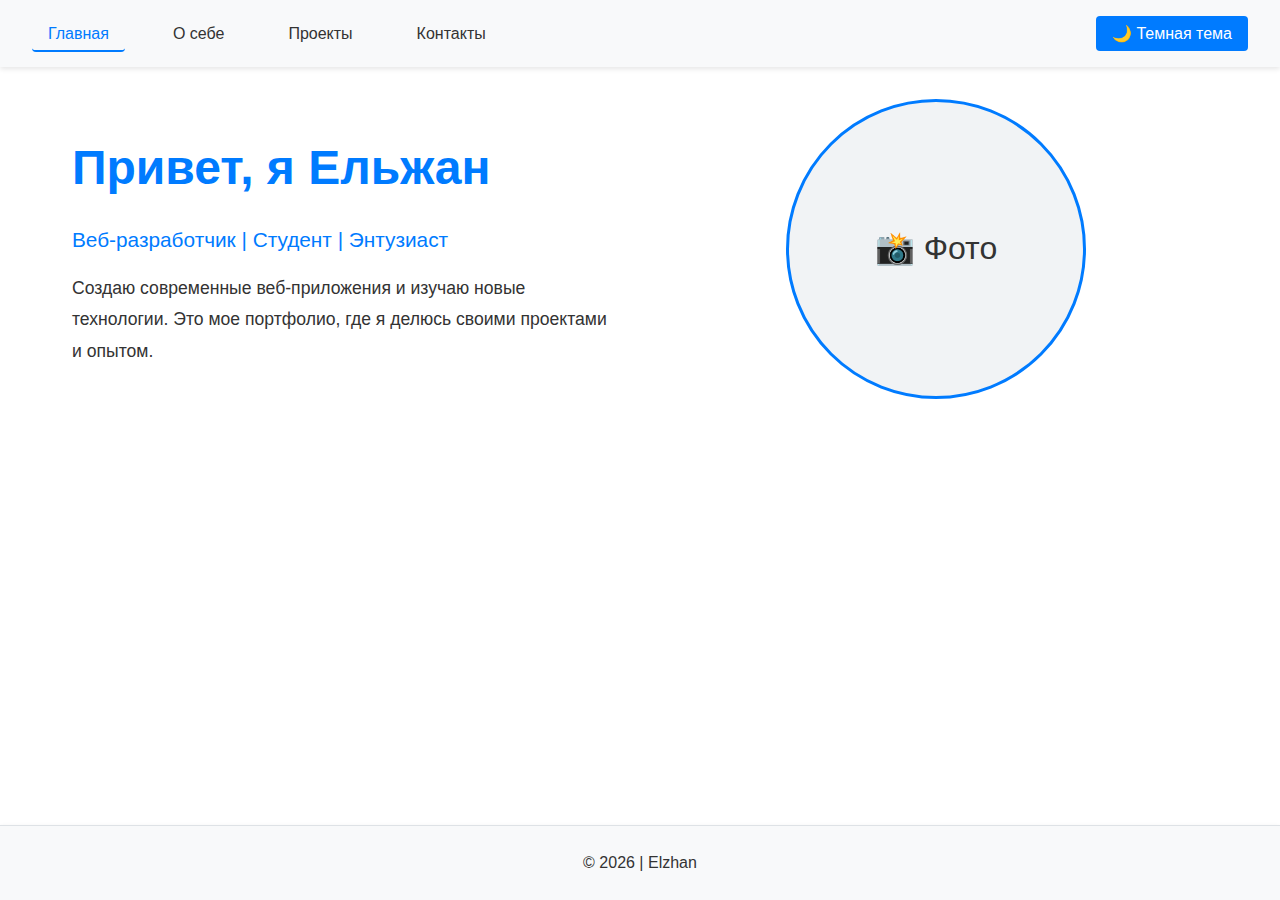
<file: index.html>
<!DOCTYPE html>
<html lang="ru">
<head>
    <meta charset="UTF-8">
    <meta name="viewport" content="width=device-width, initial-scale=1.0">
    <title>Портфолио | Главная</title>
    <link rel="stylesheet" href="style.css">
</head>
<body>
    <header>
        <nav>
            <ul>
                <li><a href="index.html" class="active">Главная</a></li>
                <li><a href="about.html">О себе</a></li>
                <li><a href="projects.html">Проекты</a></li>
                <li><a href="contact.html">Контакты</a></li>
            </ul>
            <button id="theme-toggle" class="theme-btn">🌙 Темная тема</button>
        </nav>
    </header>

    <main>
        <section class="hero">
            <div class="hero-content">
                <h1>Привет, я <span class="highlight">Ельжан</span></h1>
                <p class="subtitle">Веб-разработчик | Студент | Энтузиаст</p>
                <p class="description">Создаю современные веб-приложения и изучаю новые технологии. Это мое портфолио, где я делюсь своими проектами и опытом.</p>
            </div>
            <div class="hero-image">
                <div class="photo-placeholder">📸 Фото</div>
                <!-- Здесь можно вставить реальное фото -->
            </div>
        </section>
    </main>

    <footer>
        <p>&copy; 2026 | Elzhan</p>
    </footer>

    <script src="script.js"></script>
</body>
</html>
</file>
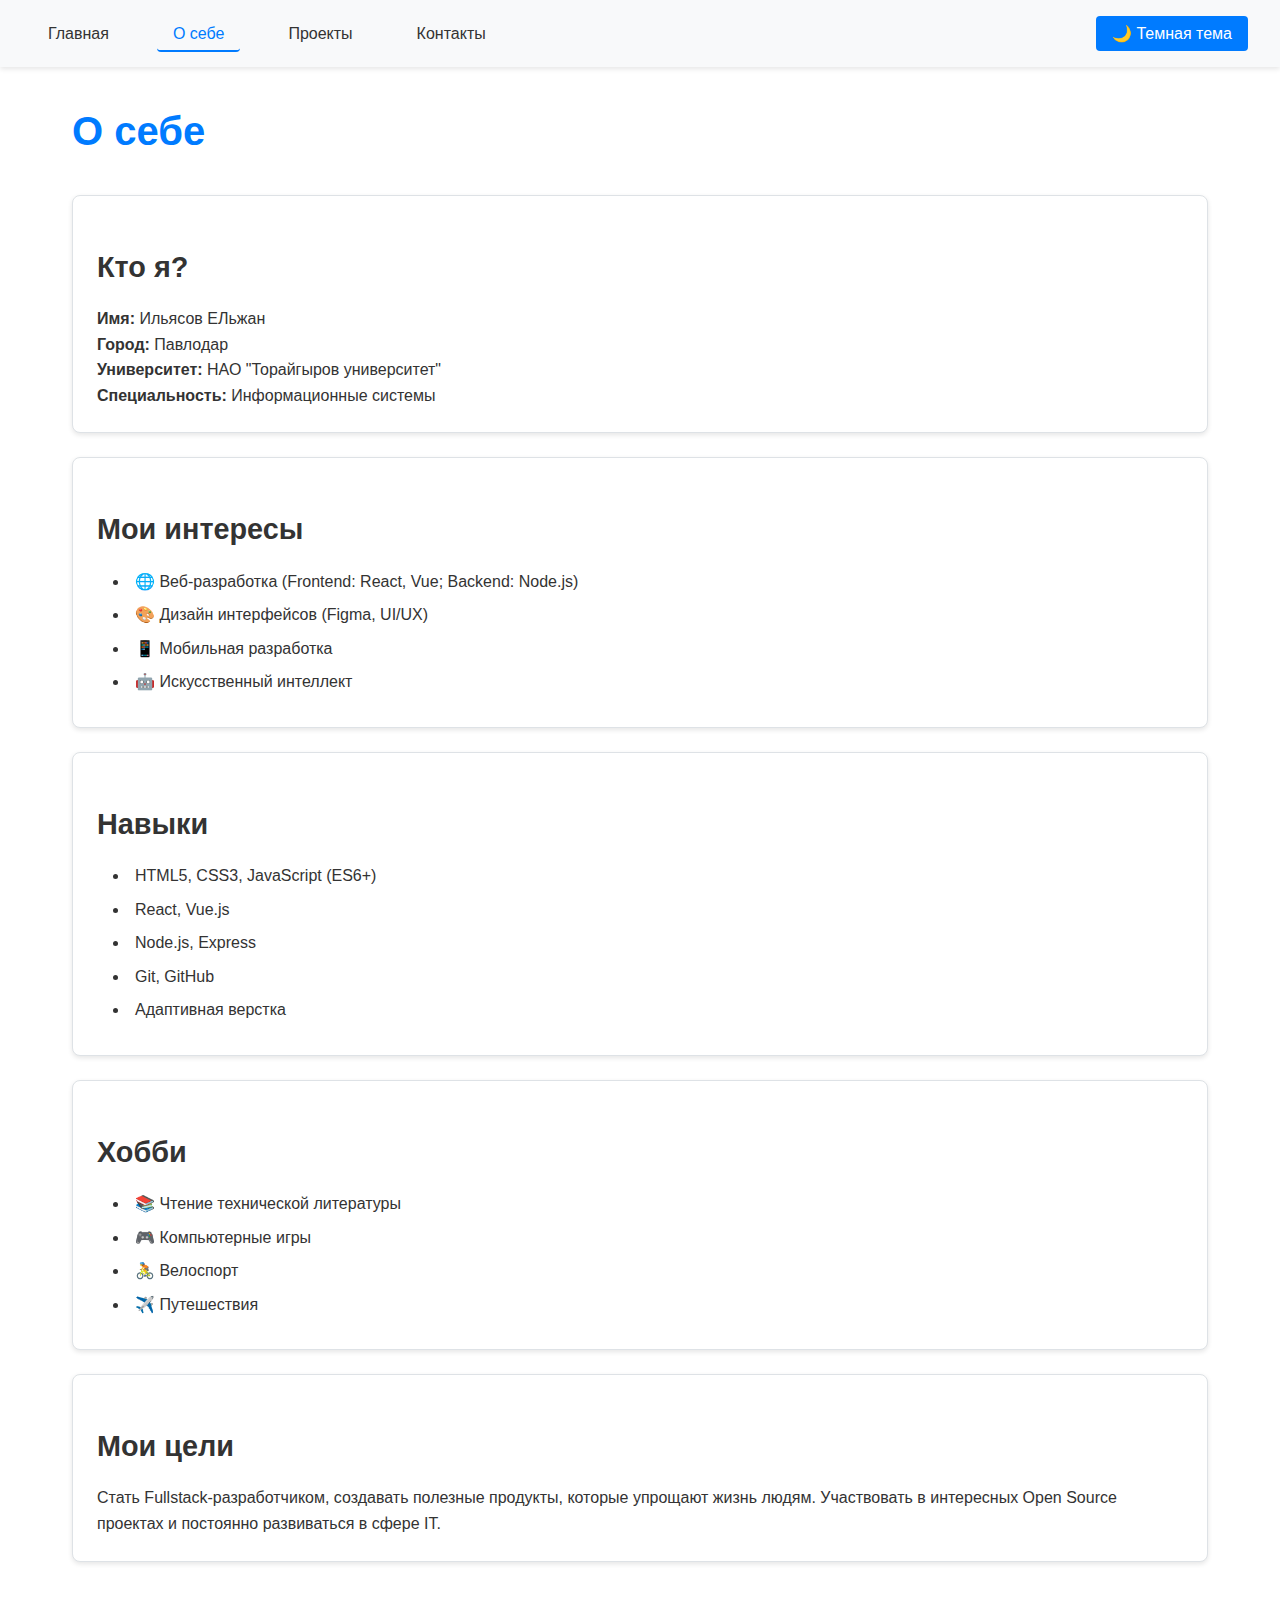
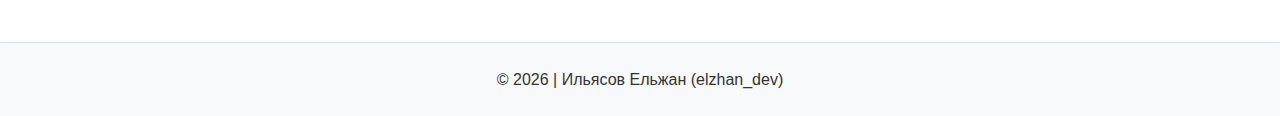
<file: about.html>
<!DOCTYPE html>
<html lang="ru">
<head>
    <meta charset="UTF-8">
    <meta name="viewport" content="width=device-width, initial-scale=1.0">
    <title>Портфолио | О себе</title>
    <link rel="stylesheet" href="style.css">
</head>
<body>
    <header>
        <nav>
            <ul>
                <li><a href="index.html">Главная</a></li>
                <li><a href="about.html" class="active">О себе</a></li>
                <li><a href="projects.html">Проекты</a></li>
                <li><a href="contact.html">Контакты</a></li>
            </ul>
            <button id="theme-toggle" class="theme-btn">🌙 Темная тема</button>
        </nav>
    </header>

    <main>
        <section class="about">
            <h1>О себе</h1>
            
            <article class="bio">
                <h2>Кто я?</h2>
                <p><strong>Имя:</strong> Ильясов ЕЛьжан</p>
                <p><strong>Город:</strong> Павлодар</p>
                <p><strong>Университет:</strong> НАО "Торайгыров университет"</p>
                <p><strong>Специальность:</strong> Информационные системы</p>
            </article>

            <article class="interests">
                <h2>Мои интересы</h2>
                <ul>
                    <li>🌐 Веб-разработка (Frontend: React, Vue; Backend: Node.js)</li>
                    <li>🎨 Дизайн интерфейсов (Figma, UI/UX)</li>
                    <li>📱 Мобильная разработка</li>
                    <li>🤖 Искусственный интеллект</li>
                </ul>
            </article>

            <article class="skills">
                <h2>Навыки</h2>
                <ul>
                    <li>HTML5, CSS3, JavaScript (ES6+)</li>
                    <li>React, Vue.js</li>
                    <li>Node.js, Express</li>
                    <li>Git, GitHub</li>
                    <li>Адаптивная верстка</li>
                </ul>
            </article>

            <article class="hobbies">
                <h2>Хобби</h2>
                <ul>
                    <li>📚 Чтение технической литературы</li>
                    <li>🎮 Компьютерные игры</li>
                    <li>🚴 Велоспорт</li>
                    <li>✈️ Путешествия</li>
                </ul>
            </article>

            <article class="goals">
                <h2>Мои цели</h2>
                <p>Стать Fullstack-разработчиком, создавать полезные продукты, которые упрощают жизнь людям. Участвовать в интересных Open Source проектах и постоянно развиваться в сфере IT.</p>
            </article>
        </section>
    </main>

    <footer>
        <p>&copy; 2026 | Ильясов Ельжан (elzhan_dev)</p>
    </footer>

    <script src="script.js"></script>
</body>
</html>
</file>
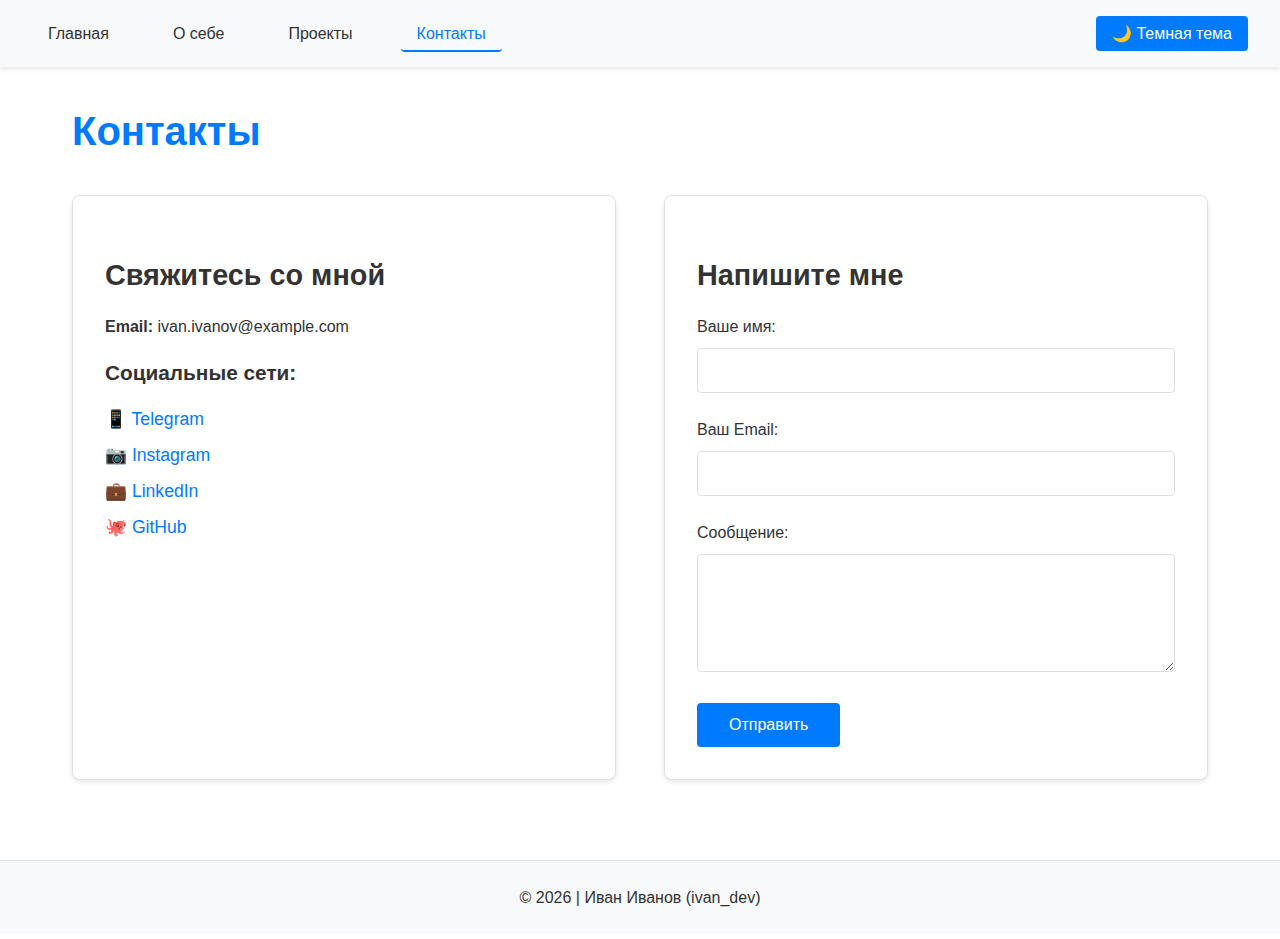
<file: contact.html>
<!DOCTYPE html>
<html lang="ru">
<head>
    <meta charset="UTF-8">
    <meta name="viewport" content="width=device-width, initial-scale=1.0">
    <title>Портфолио | Контакты</title>
    <link rel="stylesheet" href="style.css">
</head>
<body>
    <header>
        <nav>
            <ul>
                <li><a href="index.html">Главная</a></li>
                <li><a href="about.html">О себе</a></li>
                <li><a href="projects.html">Проекты</a></li>
                <li><a href="contact.html" class="active">Контакты</a></li>
            </ul>
            <button id="theme-toggle" class="theme-btn">🌙 Темная тема</button>
        </nav>
    </header>

    <main>
        <section class="contact">
            <h1>Контакты</h1>

            <div class="contact-container">
                <div class="contact-info">
                    <h2>Свяжитесь со мной</h2>
                    <p><strong>Email:</strong> ivan.ivanov@example.com</p>
                    
                    <h3>Социальные сети:</h3>
                    <ul class="social-links">
                        <li><a href="#" target="_blank">📱 Telegram</a></li>
                        <li><a href="#" target="_blank">📷 Instagram</a></li>
                        <li><a href="#" target="_blank">💼 LinkedIn</a></li>
                        <li><a href="#" target="_blank">🐙 GitHub</a></li>
                    </ul>
                </div>

                <div class="contact-form">
                    <h2>Напишите мне</h2>
                    <form id="feedback-form">
                        <div class="form-group">
                            <label for="name">Ваше имя:</label>
                            <input type="text" id="name" name="name" required>
                        </div>

                        <div class="form-group">
                            <label for="email">Ваш Email:</label>
                            <input type="email" id="email" name="email" required>
                        </div>

                        <div class="form-group">
                            <label for="message">Сообщение:</label>
                            <textarea id="message" name="message" rows="5" required></textarea>
                        </div>

                        <button type="submit" class="submit-btn">Отправить</button>
                    </form>
                    <div id="form-message" class="form-message"></div>
                </div>
            </div>
        </section>
    </main>

    <footer>
        <p>&copy; 2026 | Иван Иванов (ivan_dev)</p>
    </footer>

    <script src="script.js"></script>
</body>
</html>
</file>
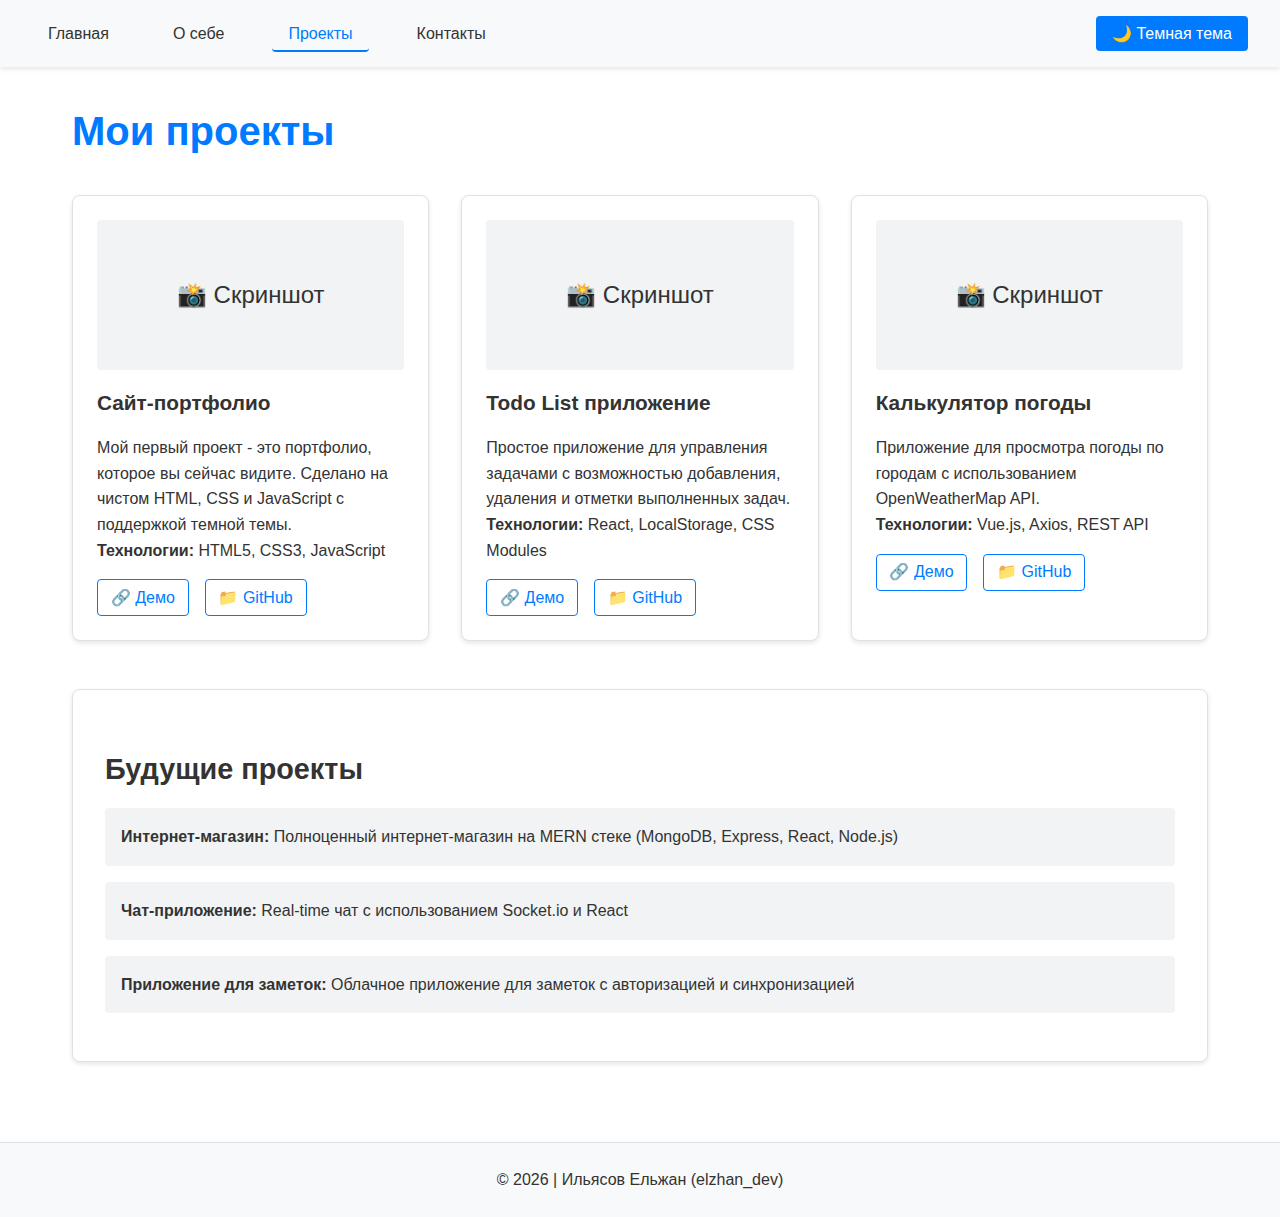
<file: projects.html>
<!DOCTYPE html>
<html lang="ru">
<head>
    <meta charset="UTF-8">
    <meta name="viewport" content="width=device-width, initial-scale=1.0">
    <title>Портфолио | Проекты</title>
    <link rel="stylesheet" href="style.css">
</head>
<body>
    <header>
        <nav>
            <ul>
                <li><a href="index.html">Главная</a></li>
                <li><a href="about.html">О себе</a></li>
                <li><a href="projects.html" class="active">Проекты</a></li>
                <li><a href="contact.html">Контакты</a></li>
            </ul>
            <button id="theme-toggle" class="theme-btn">🌙 Темная тема</button>
        </nav>
    </header>

    <main>
        <section class="projects">
            <h1>Мои проекты</h1>

            <div class="project-grid">
                <!-- Проект 1 -->
                <article class="project-card">
                    <div class="project-image">📸 Скриншот</div>
                    <h3>Сайт-портфолио</h3>
                    <p>Мой первый проект - это портфолио, которое вы сейчас видите. Сделано на чистом HTML, CSS и JavaScript с поддержкой темной темы.</p>
                    <p><strong>Технологии:</strong> HTML5, CSS3, JavaScript</p>
                    <div class="project-links">
                        <a href="#" target="_blank">🔗 Демо</a>
                        <a href="#" target="_blank">📁 GitHub</a>
                    </div>
                </article>

                <!-- Проект 2 -->
                <article class="project-card">
                    <div class="project-image">📸 Скриншот</div>
                    <h3>Todo List приложение</h3>
                    <p>Простое приложение для управления задачами с возможностью добавления, удаления и отметки выполненных задач.</p>
                    <p><strong>Технологии:</strong> React, LocalStorage, CSS Modules</p>
                    <div class="project-links">
                        <a href="#" target="_blank">🔗 Демо</a>
                        <a href="#" target="_blank">📁 GitHub</a>
                    </div>
                </article>

                <!-- Проект 3 -->
                <article class="project-card">
                    <div class="project-image">📸 Скриншот</div>
                    <h3>Калькулятор погоды</h3>
                    <p>Приложение для просмотра погоды по городам с использованием OpenWeatherMap API.</p>
                    <p><strong>Технологии:</strong> Vue.js, Axios, REST API</p>
                    <div class="project-links">
                        <a href="#" target="_blank">🔗 Демо</a>
                        <a href="#" target="_blank">📁 GitHub</a>
                    </div>
                </article>
            </div>

            <section class="future-projects">
                <h2>Будущие проекты</h2>
                <ul>
                    <li><strong>Интернет-магазин:</strong> Полноценный интернет-магазин на MERN стеке (MongoDB, Express, React, Node.js)</li>
                    <li><strong>Чат-приложение:</strong> Real-time чат с использованием Socket.io и React</li>
                    <li><strong>Приложение для заметок:</strong> Облачное приложение для заметок с авторизацией и синхронизацией</li>
                </ul>
            </section>
        </section>
    </main>

    <footer>
        <p>&copy; 2026 | Ильясов Ельжан (elzhan_dev)</p>
    </footer>

    <script src="script.js"></script>
</body>
</html>
</file>
<file: style.css>
/* ===== ОСНОВНЫЕ СТИЛИ ===== */
:root {
    /* Светлая тема (по умолчанию) */
    --bg-color: #ffffff;
    --text-color: #333333;
    --header-bg: #f8f9fa;
    --nav-bg: #f1f3f5;
    --card-bg: #ffffff;
    --border-color: #dee2e6;
    --primary-color: #007bff;
    --primary-hover: #0056b3;
    --active-link: #007bff;
    --footer-bg: #f8f9fa;
    --shadow: 0 2px 5px rgba(0,0,0,0.1);
}

[data-theme="dark"] {
    /* Темная тема */
    --bg-color: #1a1a1a;
    --text-color: #f8f9fa;
    --header-bg: #2d2d2d;
    --nav-bg: #333333;
    --card-bg: #2d2d2d;
    --border-color: #404040;
    --primary-color: #4dabf7;
    --primary-hover: #339af0;
    --active-link: #4dabf7;
    --footer-bg: #2d2d2d;
    --shadow: 0 2px 5px rgba(0,0,0,0.3);
}

* {
    margin: 0;
    padding: 0;
    box-sizing: border-box;
}

body {
    font-family: 'Segoe UI', Tahoma, Geneva, Verdana, sans-serif;
    background-color: var(--bg-color);
    color: var(--text-color);
    line-height: 1.6;
    transition: background-color 0.3s, color 0.3s;
    min-height: 100vh;
    display: flex;
    flex-direction: column;
}

/* ===== ШАПКА И НАВИГАЦИЯ ===== */
header {
    background-color: var(--header-bg);
    box-shadow: var(--shadow);
    padding: 1rem 2rem;
}

nav {
    display: flex;
    justify-content: space-between;
    align-items: center;
    flex-wrap: wrap;
    gap: 1rem;
}

nav ul {
    display: flex;
    list-style: none;
    gap: 2rem;
    flex-wrap: wrap;
}

nav a {
    text-decoration: none;
    color: var(--text-color);
    font-weight: 500;
    padding: 0.5rem 1rem;
    border-radius: 4px;
    transition: all 0.3s;
}

nav a:hover {
    background-color: var(--primary-color);
    color: white;
}

nav a.active {
    color: var(--active-link);
    border-bottom: 2px solid var(--active-link);
}

nav a.active:hover {
    color: white;
}

/* ===== КНОПКА ТЕМЫ ===== */
.theme-btn {
    background-color: var(--primary-color);
    color: white;
    border: none;
    padding: 0.5rem 1rem;
    border-radius: 4px;
    cursor: pointer;
    font-size: 1rem;
    transition: background-color 0.3s;
}

.theme-btn:hover {
    background-color: var(--primary-hover);
}

/* ===== ОСНОВНОЙ КОНТЕНТ ===== */
main {
    flex: 1;
    padding: 2rem;
    max-width: 1200px;
    margin: 0 auto;
    width: 100%;
}

section {
    margin-bottom: 3rem;
}

h1 {
    font-size: 2.5rem;
    margin-bottom: 2rem;
    color: var(--primary-color);
}

h2 {
    font-size: 1.8rem;
    margin: 1.5rem 0 1rem;
    color: var(--text-color);
}

h3 {
    font-size: 1.3rem;
    margin: 1rem 0;
}

/* ===== ГЛАВНАЯ СТРАНИЦА ===== */
.hero {
    display: grid;
    grid-template-columns: 1fr 1fr;
    gap: 3rem;
    align-items: center;
}

.hero-content h1 {
    font-size: 3rem;
    margin-bottom: 1rem;
}

.highlight {
    color: var(--primary-color);
}

.subtitle {
    font-size: 1.3rem;
    color: var(--primary-color);
    margin-bottom: 1rem;
}

.description {
    font-size: 1.1rem;
    line-height: 1.8;
}

.hero-image {
    display: flex;
    justify-content: center;
}

.photo-placeholder {
    width: 300px;
    height: 300px;
    background-color: var(--nav-bg);
    border-radius: 50%;
    display: flex;
    align-items: center;
    justify-content: center;
    font-size: 2rem;
    border: 3px solid var(--primary-color);
}

/* ===== СТРАНИЦА О СЕБЕ ===== */
.about article {
    background-color: var(--card-bg);
    padding: 1.5rem;
    border-radius: 8px;
    margin-bottom: 1.5rem;
    box-shadow: var(--shadow);
    border: 1px solid var(--border-color);
}

.about ul {
    list-style-position: inside;
    margin-left: 1rem;
}

.about li {
    margin-bottom: 0.5rem;
}

/* ===== СТРАНИЦА ПРОЕКТОВ ===== */
.project-grid {
    display: grid;
    grid-template-columns: repeat(auto-fit, minmax(300px, 1fr));
    gap: 2rem;
    margin-bottom: 3rem;
}

.project-card {
    background-color: var(--card-bg);
    border-radius: 8px;
    padding: 1.5rem;
    box-shadow: var(--shadow);
    border: 1px solid var(--border-color);
    transition: transform 0.3s;
}

.project-card:hover {
    transform: translateY(-5px);
}

.project-image {
    width: 100%;
    height: 150px;
    background-color: var(--nav-bg);
    border-radius: 4px;
    margin-bottom: 1rem;
    display: flex;
    align-items: center;
    justify-content: center;
    font-size: 1.5rem;
}

.project-links {
    margin-top: 1rem;
    display: flex;
    gap: 1rem;
}

.project-links a {
    text-decoration: none;
    color: var(--primary-color);
    padding: 0.3rem 0.8rem;
    border: 1px solid var(--primary-color);
    border-radius: 4px;
    transition: all 0.3s;
}

.project-links a:hover {
    background-color: var(--primary-color);
    color: white;
}

.future-projects {
    background-color: var(--card-bg);
    padding: 2rem;
    border-radius: 8px;
    box-shadow: var(--shadow);
    border: 1px solid var(--border-color);
}

.future-projects ul {
    list-style-type: none;
}

.future-projects li {
    margin-bottom: 1rem;
    padding: 1rem;
    background-color: var(--nav-bg);
    border-radius: 4px;
}

/* ===== СТРАНИЦА КОНТАКТОВ ===== */
.contact-container {
    display: grid;
    grid-template-columns: 1fr 1fr;
    gap: 3rem;
}

.contact-info {
    background-color: var(--card-bg);
    padding: 2rem;
    border-radius: 8px;
    box-shadow: var(--shadow);
    border: 1px solid var(--border-color);
}

.social-links {
    list-style: none;
    margin-top: 1rem;
}

.social-links li {
    margin-bottom: 0.5rem;
}

.social-links a {
    text-decoration: none;
    color: var(--primary-color);
    font-size: 1.1rem;
    transition: color 0.3s;
}

.social-links a:hover {
    color: var(--primary-hover);
    text-decoration: underline;
}

/* ===== ФОРМА ОБРАТНОЙ СВЯЗИ ===== */
.contact-form {
    background-color: var(--card-bg);
    padding: 2rem;
    border-radius: 8px;
    box-shadow: var(--shadow);
    border: 1px solid var(--border-color);
}

.form-group {
    margin-bottom: 1.5rem;
}

.form-group label {
    display: block;
    margin-bottom: 0.5rem;
    font-weight: 500;
}

.form-group input,
.form-group textarea {
    width: 100%;
    padding: 0.8rem;
    border: 1px solid var(--border-color);
    border-radius: 4px;
    background-color: var(--bg-color);
    color: var(--text-color);
    font-size: 1rem;
}

.form-group input:focus,
.form-group textarea:focus {
    outline: none;
    border-color: var(--primary-color);
}

.submit-btn {
    background-color: var(--primary-color);
    color: white;
    border: none;
    padding: 0.8rem 2rem;
    border-radius: 4px;
    cursor: pointer;
    font-size: 1rem;
    transition: background-color 0.3s;
}

.submit-btn:hover {
    background-color: var(--primary-hover);
}

.form-message {
    margin-top: 1rem;
    padding: 0.5rem;
    border-radius: 4px;
    display: none;
}

.form-message.success {
    display: block;
    background-color: #d4edda;
    color: #155724;
    border: 1px solid #c3e6cb;
}

.form-message.error {
    display: block;
    background-color: #f8d7da;
    color: #721c24;
    border: 1px solid #f5c6cb;
}

/* ===== ПОДВАЛ ===== */
footer {
    background-color: var(--footer-bg);
    text-align: center;
    padding: 1.5rem;
    margin-top: auto;
    box-shadow: var(--shadow);
    border-top: 1px solid var(--border-color);
}

/* ===== АДАПТИВНОСТЬ ===== */
@media (max-width: 768px) {
    nav {
        flex-direction: column;
        align-items: stretch;
    }

    nav ul {
        justify-content: center;
    }

    .hero {
        grid-template-columns: 1fr;
        text-align: center;
    }

    .hero-image {
        order: -1;
    }

    .contact-container {
        grid-template-columns: 1fr;
    }

    h1 {
        font-size: 2rem;
    }
}
</file>
